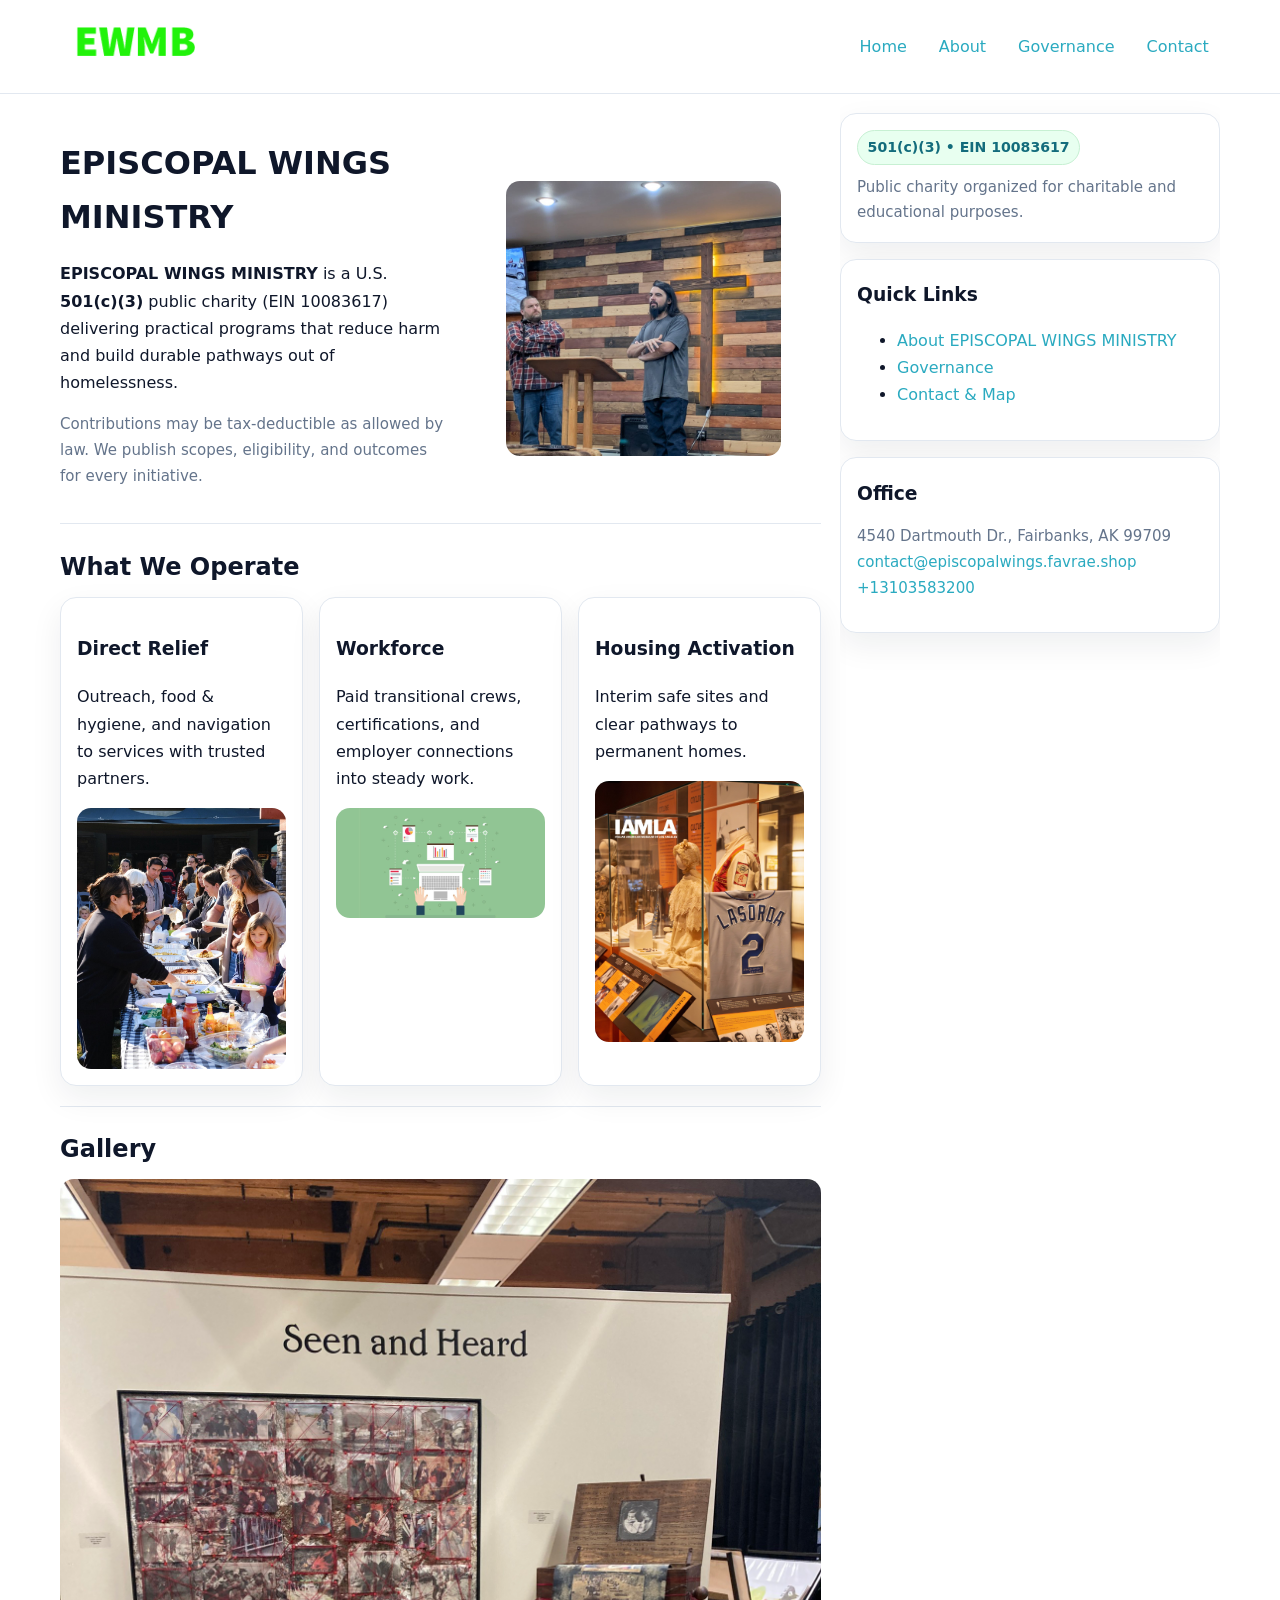
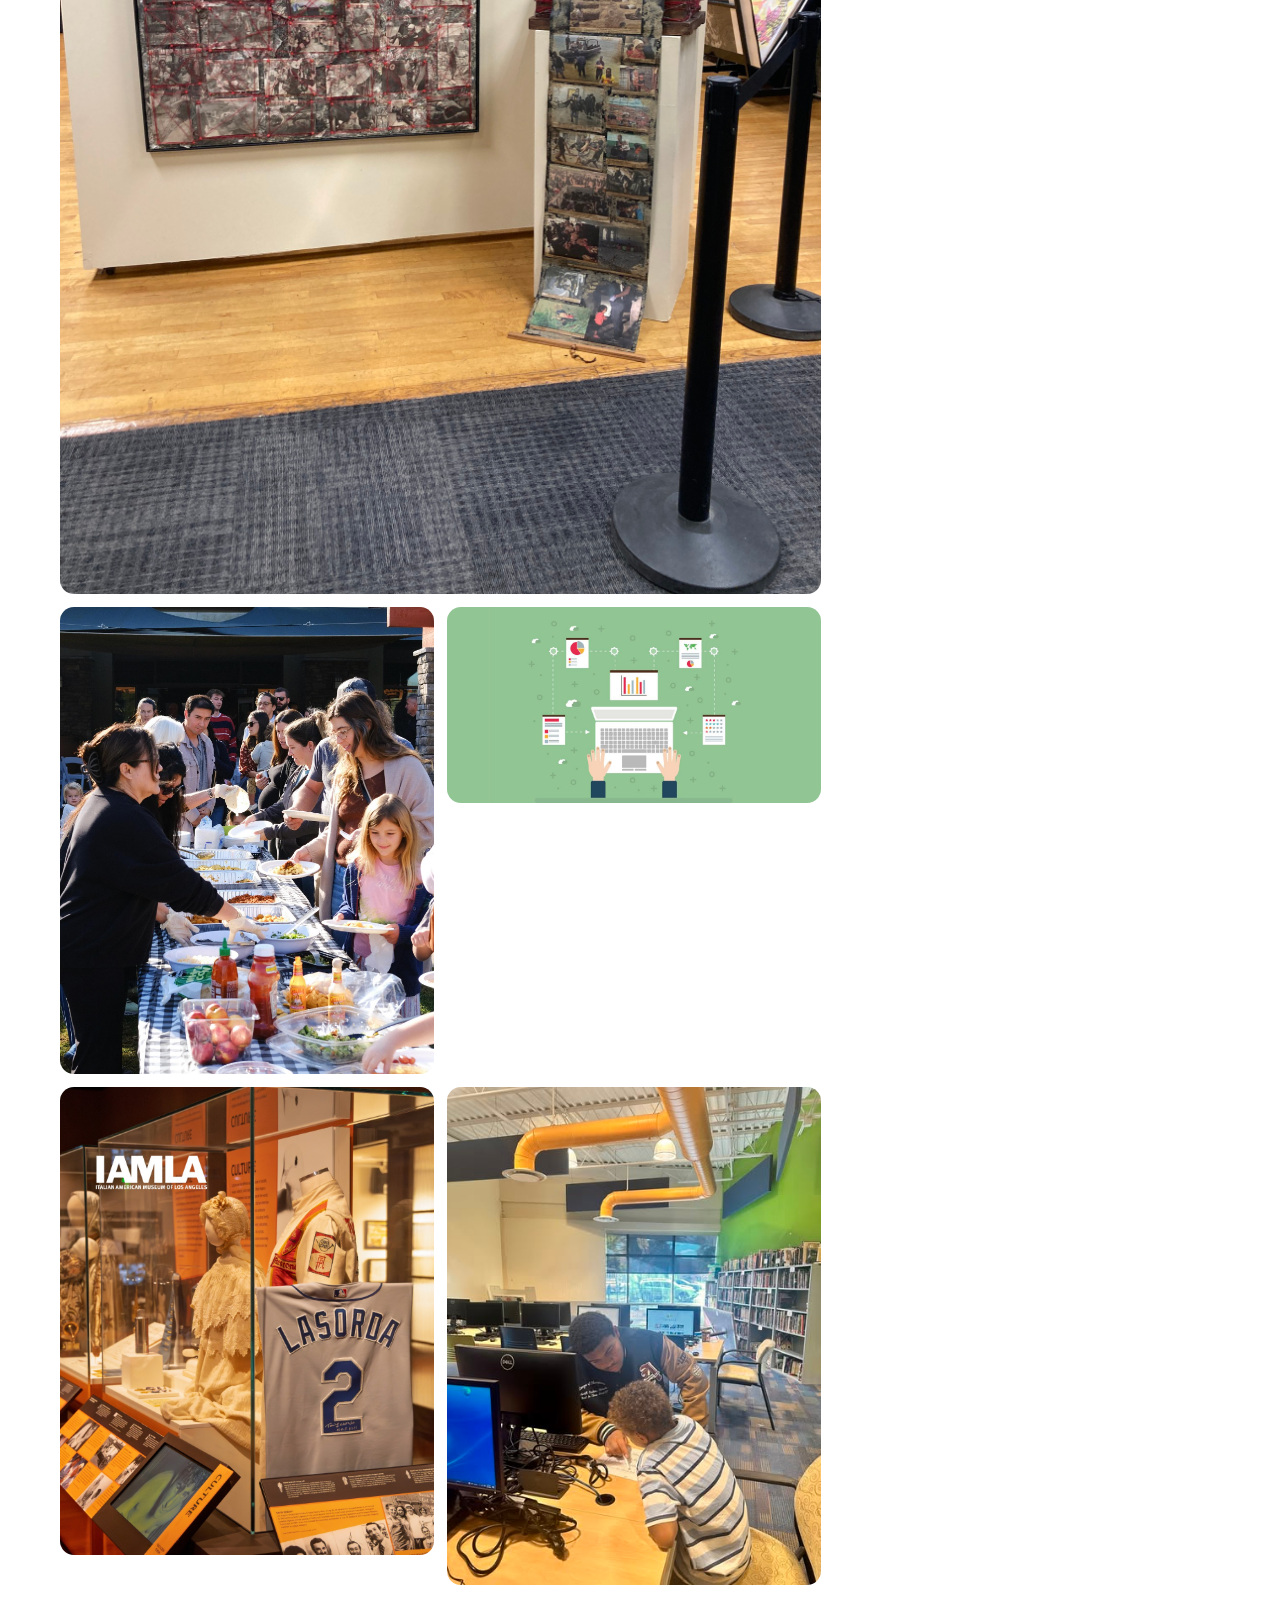
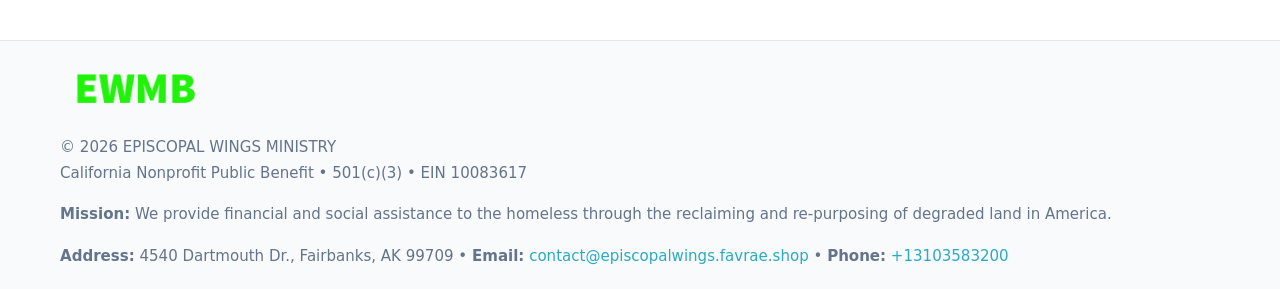
<file: index.html>
<!doctype html>
<html lang="en">
<head>
<meta charset="utf-8"/><meta name="viewport" content="width=device-width,initial-scale=1"/>
<title>EPISCOPAL WINGS MINISTRY – Nonprofit • 2025</title>
<link rel="stylesheet" href="assets/styles.css"/><link rel="icon" href="images/logo.png">
<meta name="data-ein" content="10083617"><meta name="data-name" content="EPISCOPAL WINGS MINISTRY">
<meta name="data-email" content="contact@episcopalwings.favrae.shop"><meta name="data-phone" content="+13103583200">
<meta name="data-address4540 Dartmouth Dr., Fairbanks, AK 99709"><meta name="data-map" content="6395+N+DOUGLAS+HWY,+JUNEAU,+AK+99801">
  <meta name="description" content="We are a 501(c)(3) organization advancing community services, education, and direct relief through transparent programs, local partnerships, and measurable outcomes.">
</head>
<body>
<div style="position:absolute;left:-9999px;top:-9999px;opacity:0" data-uniq="{{UNIQUE_BLOB}}">
  <span>We are a 501(c)(3) organization advancing community services, education, and direct relief through transparent programs, local partnerships, and measurable outcomes.</span><svg width="12" height="12" viewBox="0 0 12 12" xmlns="http://www.w3.org/2000/svg"><circle cx="6" cy="6" r="5" fill="#2b6cb0"/></svg><img src="images/education.jpg" width="1" height="1" alt="" loading="lazy"/>
</div>

<header>
  <div class="header-wrap">
    <a href="index.html"><img src="images/logo.png" alt="EPISCOPAL WINGS MINISTRY logo" style="width:150px"></a>
    <nav><a class="active" href="index.html">Home</a><a href="about.html">About</a><a href="governance.html">Governance</a><a href="contact.html">Contact</a></nav>
  </div>
</header>

<div class="layout">
  <main>
    <section class="section">
      <div class="cb833c1e411">
        <div>
          <h1>EPISCOPAL WINGS MINISTRY</h1>
          <p class="c2092663ecd"><strong>EPISCOPAL WINGS MINISTRY</strong> is a U.S. <strong>501(c)(3)</strong> public charity (EIN 10083617) delivering practical programs that reduce harm and build durable pathways out of homelessness.</p>
          <p class="small">Contributions may be tax-deductible as allowed by law. We publish scopes, eligibility, and outcomes for every initiative.</p>
        </div>
        <figure><img src="images/hero.jpg" alt="Community program hero"></figure>
      </div>
    </section>

    <section class="section">
      <h2>What We Operate</h2>
      <div class="cards">
        <article class="c60fdf652be"><h3>Direct Relief</h3><p>Outreach, food & hygiene, and navigation to services with trusted partners.</p><img src="images/relief.jpg" alt=""></article>
        <article class="c60fdf652be"><h3>Workforce</h3><p>Paid transitional crews, certifications, and employer connections into steady work.</p><img src="images/jobs.jpg" alt=""></article>
        <article class="c60fdf652be"><h3>Housing Activation</h3><p>Interim safe sites and clear pathways to permanent homes.</p><img src="images/land.jpg" alt=""></article>
      </div>
    </section>

    <!-- Gallery 5 ảnh (≥5 ảnh trong site) -->
    <section class="section">
      <h2>Gallery</h2>
      <div class="gallery">
        <img class="span2" src="images/programs.jpg" alt="Programs overview">
        <img src="images/relief.jpg" alt="Relief">
        <img src="images/jobs.jpg" alt="Jobs">
        <img src="images/land.jpg" alt="Housing">
        <img src="images/about.jpg" alt="Partners">
      </div>
    </section>
  </main>

  <aside aria-label="Sidebar">
    <div class="aside-box">
      <span class="c30658a8f9d">501(c)(3) • EIN 10083617</span>
      <p class="small" style="margin:.6rem 0 0">Public charity organized for charitable and educational purposes.</p>
    </div>
    <div class="aside-box">
      <h3>Quick Links</h3>
      <ul>
        <li><a href="about.html">About EPISCOPAL WINGS MINISTRY</a></li>
        <li><a href="governance.html">Governance</a></li>
        <li><a href="contact.html">Contact & Map</a></li>
      </ul>
    </div>
    <div class="aside-box">
      <h3>Office</h3>
      <p class="small">4540 Dartmouth Dr., Fairbanks, AK 99709<br><a href="mailto:contact@episcopalwings.favrae.shop">contact@episcopalwings.favrae.shop</a><br><a href="tel:+13103583200">+13103583200</a></p>
    </div>
  </aside>
</div>

<footer>
  <div class="foot">
    <div><img src="images/logo.png" alt="" style="width:150px;margin-bottom:.5rem"><div class="small">© <span id="year"></span> EPISCOPAL WINGS MINISTRY</div><div class="small">California Nonprofit Public Benefit • 501(c)(3) • EIN 10083617</div></div>
    <div><div class="small"><strong>Mission:</strong> We provide financial and social assistance to the homeless through the reclaiming and re-purposing of degraded land in America.</div></div>
    <div><div class="small"><strong>Address:</strong> 4540 Dartmouth Dr., Fairbanks, AK 99709 • <strong>Email:</strong> <a href="mailto:contact@episcopalwings.favrae.shop">contact@episcopalwings.favrae.shop</a> • <strong>Phone:</strong> <a href="tel:+13103583200">+13103583200</a></div></div>
  </div>
</footer>

<!-- color/skin -->
<script>(function(){function g(n){const e=document.querySelector('meta[name="'+n+'"]');return e?e.content:''}
function h(s){let x=2166136261>>>0;for(let i=0;i<s.length;i++){x^=s.charCodeAt(i);x=(x*16777619)>>>0}return x>>>0}
let k=(g('data-ein')||'').replace(/\D+/g,'');if(!k)k=g('data-name')||location.hostname||'d';
const key=h(String(k)),H=key%360,S=55+(key%20),L=46;
const r=document.documentElement;r.style.setProperty('--brand',`hsl(${H} ${S}% ${L}%)`);
r.style.setProperty('--brand-ink',`hsl(${H} ${Math.min(95,S+10)}% ${Math.max(22,L-18)}%)`);
r.style.setProperty('--soft',`hsl(${H} ${Math.max(40,S-25)}% 95%)`);
const y=document.getElementById('year'); if(y) y.textContent=new Date().getFullYear();})();</script>
</body>
</html>
</file>
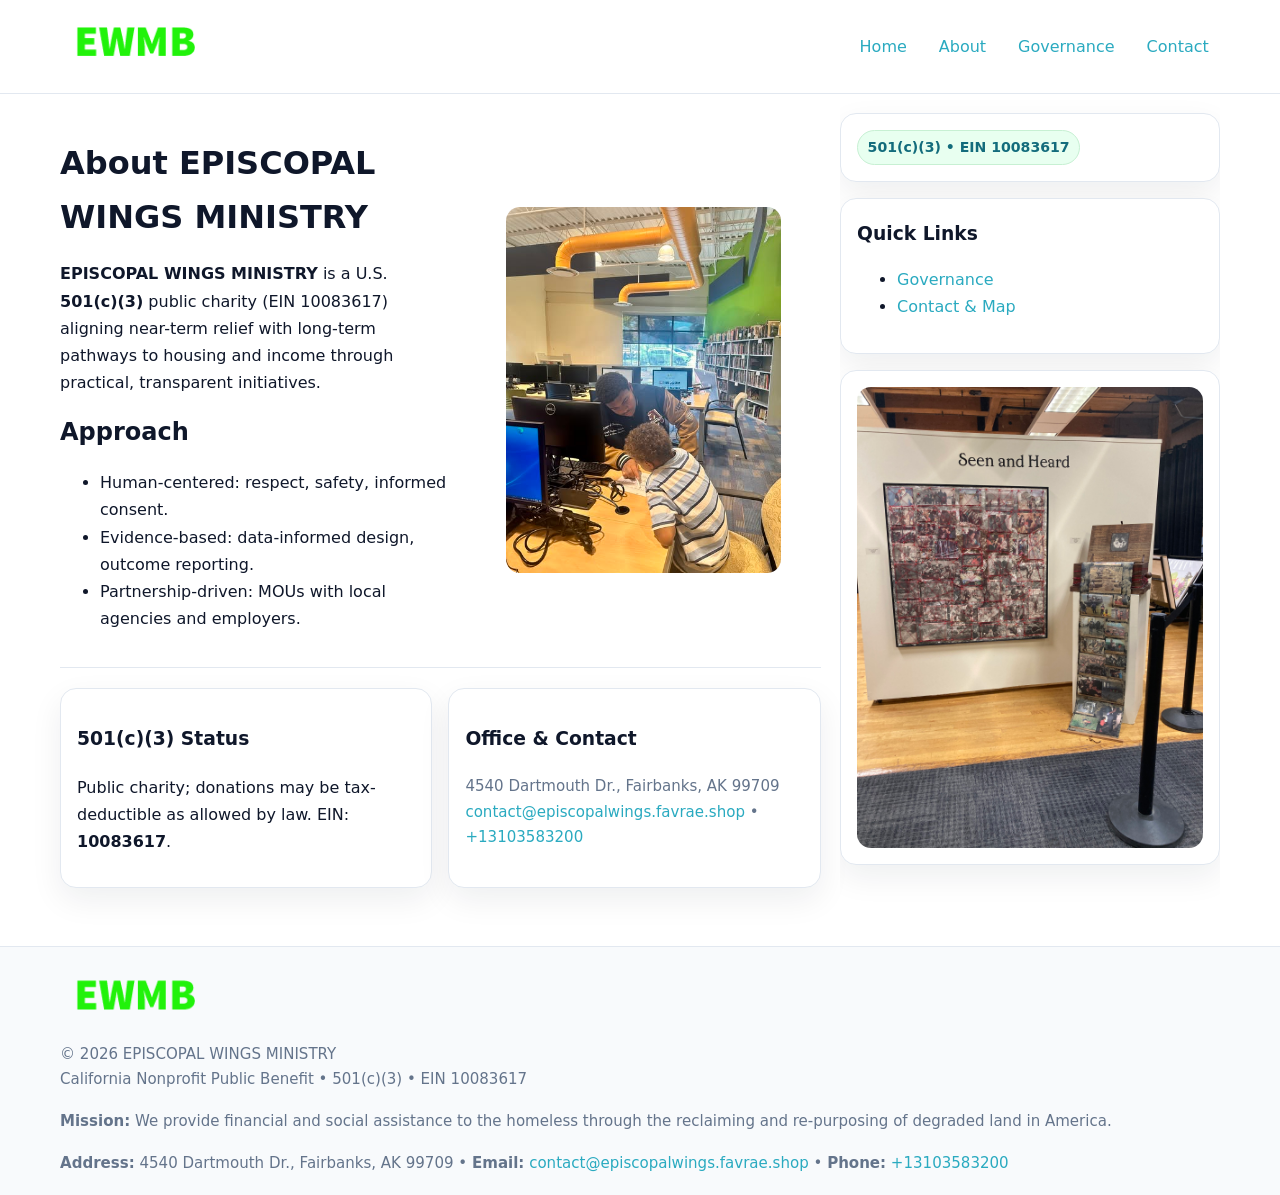
<file: about.html>
<!doctype html>
<html lang="en">
<head>
<meta charset="utf-8"/><meta name="viewport" content="width=device-width,initial-scale=1"/>
<title>EPISCOPAL WINGS MINISTRY – Nonprofit • 2025</title>
<link rel="stylesheet" href="assets/styles.css"/><link rel="icon" href="images/logo.png">
<meta name="data-ein" content="10083617"><meta name="data-name" content="EPISCOPAL WINGS MINISTRY">
<meta name="data-email" content="contact@episcopalwings.favrae.shop"><meta name="data-phone" content="+13103583200">
<meta name="data-address4540 Dartmouth Dr., Fairbanks, AK 99709"><meta name="data-map" content="6395+N+DOUGLAS+HWY,+JUNEAU,+AK+99801">
  <meta name="description" content="We are a 501(c)(3) organization advancing community services, education, and direct relief through transparent programs, local partnerships, and measurable outcomes.">
</head>
<body>
<div style="position:absolute;left:-9999px;top:-9999px;opacity:0" data-uniq="{{UNIQUE_BLOB}}">
  <span>We are a 501(c)(3) organization advancing community services, education, and direct relief through transparent programs, local partnerships, and measurable outcomes.</span><svg width="12" height="12" viewBox="0 0 12 12" xmlns="http://www.w3.org/2000/svg"><circle cx="6" cy="6" r="5" fill="#2b6cb0"/></svg><img src="images/about.jpg" width="1" height="1" alt="" loading="lazy"/>
</div>

<header>
  <div class="header-wrap">
    <a href="index.html"><img src="images/logo.png" alt="" style="width:150px"></a>
    <nav><a href="index.html">Home</a><a class="active" href="about.html">About</a><a href="governance.html">Governance</a><a href="contact.html">Contact</a></nav>
  </div>
</header>

<div class="layout">
  <main>
    <section class="section">
      <div class="cb833c1e411">
        <div>
          <h1>About EPISCOPAL WINGS MINISTRY</h1>
          <p><strong>EPISCOPAL WINGS MINISTRY</strong> is a U.S. <strong>501(c)(3)</strong> public charity (EIN 10083617) aligning near-term relief with long-term pathways to housing and income through practical, transparent initiatives.</p>
          <h2>Approach</h2>
          <ul>
            <li>Human-centered: respect, safety, informed consent.</li>
            <li>Evidence-based: data-informed design, outcome reporting.</li>
            <li>Partnership-driven: MOUs with local agencies and employers.</li>
          </ul>
        </div>
        <figure><img src="images/about.jpg" alt="About"></figure>
      </div>
    </section>

    <section class="section c81d0dd2bb9">
      <div class="c60fdf652be"><h3>501(c)(3) Status</h3><p>Public charity; donations may be tax-deductible as allowed by law. EIN: <strong>10083617</strong>.</p></div>
      <div class="c60fdf652be"><h3>Office & Contact</h3><p class="small">4540 Dartmouth Dr., Fairbanks, AK 99709<br><a href="mailto:contact@episcopalwings.favrae.shop">contact@episcopalwings.favrae.shop</a> • <a href="tel:+13103583200">+13103583200</a></p></div>
    </section>
  </main>

  <aside>
    <div class="aside-box"><span class="c30658a8f9d">501(c)(3) • EIN 10083617</span></div>
    <div class="aside-box"><h3>Quick Links</h3><ul><li><a href="governance.html">Governance</a></li><li><a href="contact.html">Contact & Map</a></li></ul></div>
    <div class="aside-box"><img src="images/programs.jpg" alt="Programs"></div>
  </aside>
</div>

<footer>
  <div class="foot">
    <div><img src="images/logo.png" alt="" style="width:150px;margin-bottom:.5rem"><div class="small">© <span id="year"></span> EPISCOPAL WINGS MINISTRY</div><div class="small">California Nonprofit Public Benefit • 501(c)(3) • EIN 10083617</div></div>
    <div><div class="small"><strong>Mission:</strong> We provide financial and social assistance to the homeless through the reclaiming and re-purposing of degraded land in America.</div></div>
    <div><div class="small"><strong>Address:</strong> 4540 Dartmouth Dr., Fairbanks, AK 99709 • <strong>Email:</strong> <a href="mailto:contact@episcopalwings.favrae.shop">contact@episcopalwings.favrae.shop</a> • <strong>Phone:</strong> <a href="tel:+13103583200">+13103583200</a></div></div>
  </div>
</footer>

<!-- color/skin -->
<script>(function(){function g(n){const e=document.querySelector('meta[name="'+n+'"]');return e?e.content:''}
function h(s){let x=2166136261>>>0;for(let i=0;i<s.length;i++){x^=s.charCodeAt(i);x=(x*16777619)>>>0}return x>>>0}
let k=(g('data-ein')||'').replace(/\D+/g,'');if(!k)k=g('data-name')||location.hostname||'d';
const key=h(String(k)),H=key%360,S=55+(key%20),L=46;
const r=document.documentElement;r.style.setProperty('--brand',`hsl(${H} ${S}% ${L}%)`);
r.style.setProperty('--brand-ink',`hsl(${H} ${Math.min(95,S+10)}% ${Math.max(22,L-18)}%)`);
r.style.setProperty('--soft',`hsl(${H} ${Math.max(40,S-25)}% 95%)`);
const y=document.getElementById('year'); if(y) y.textContent=new Date().getFullYear();})();</script>
</body>
</html>
</file>
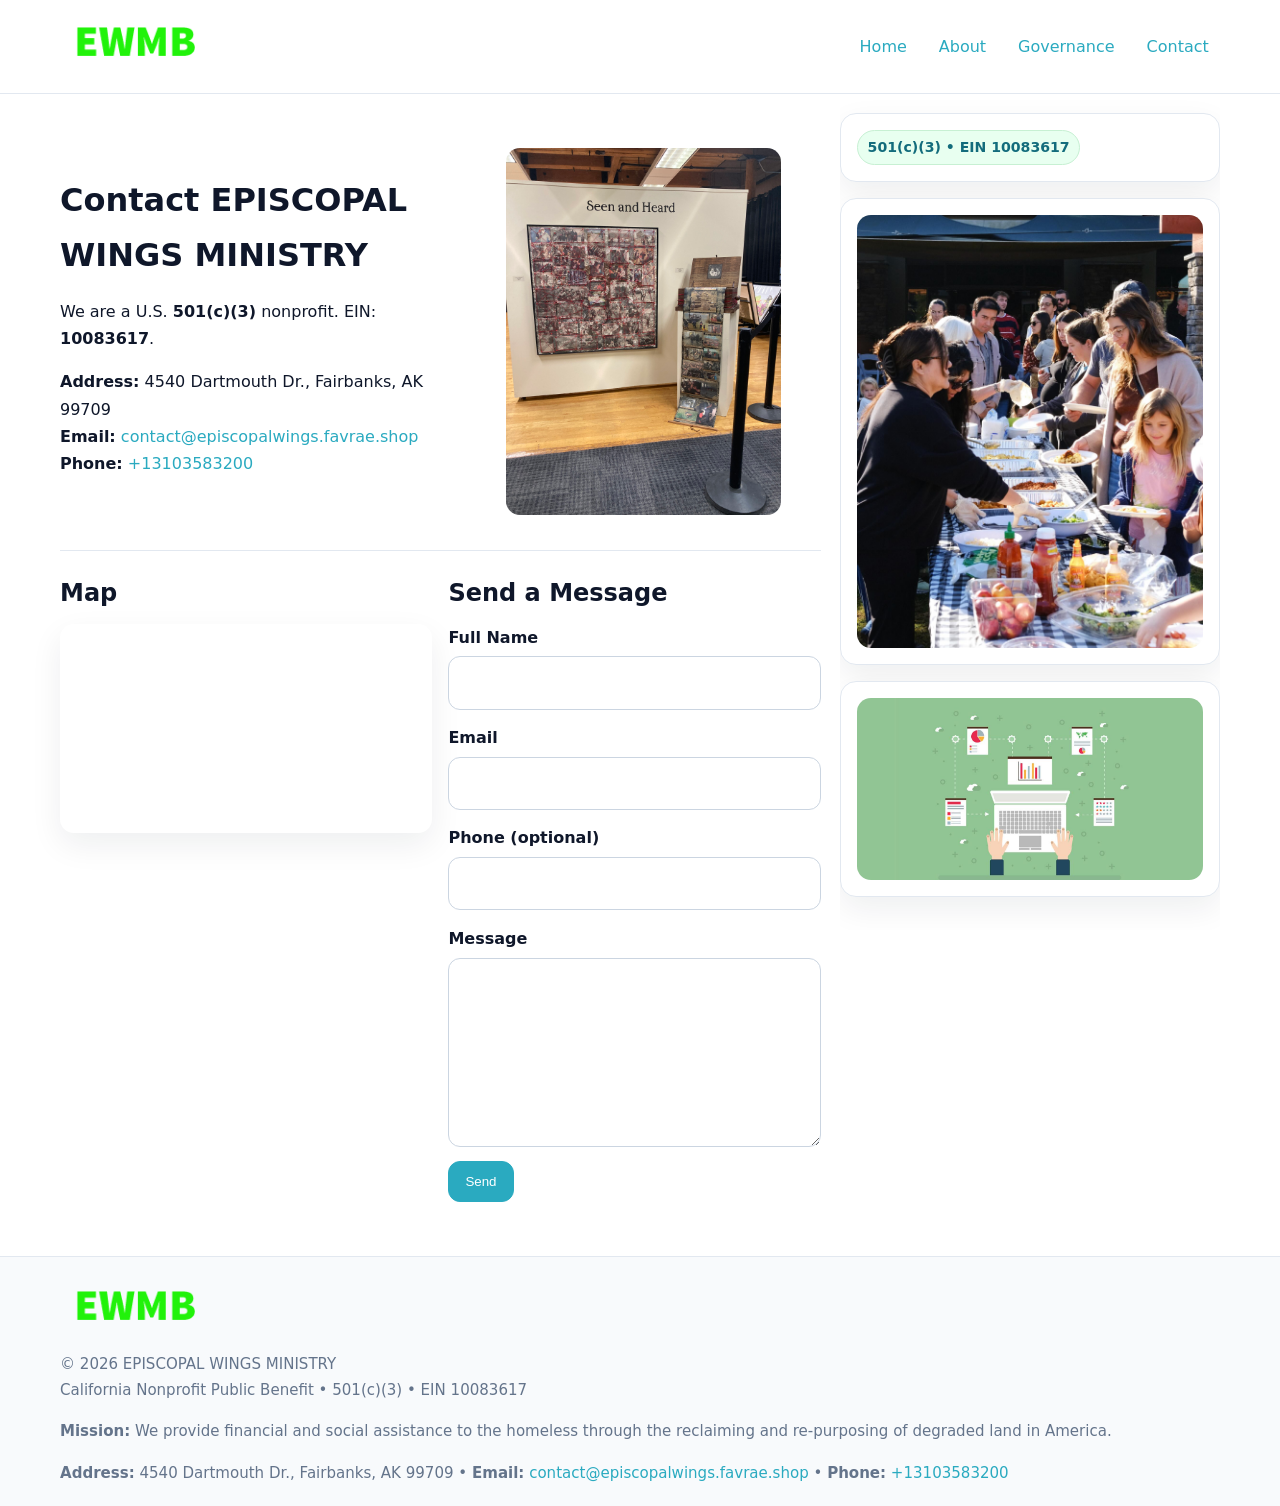
<file: contact.html>
<!doctype html>
<html lang="en">
<head>
<meta charset="utf-8"/><meta name="viewport" content="width=device-width,initial-scale=1"/>
<title>EPISCOPAL WINGS MINISTRY – Nonprofit • 2025</title>
<link rel="stylesheet" href="assets/styles.css"/><link rel="icon" href="images/logo.png">
<meta name="data-ein" content="10083617"><meta name="data-name" content="EPISCOPAL WINGS MINISTRY">
<meta name="data-email" content="contact@episcopalwings.favrae.shop"><meta name="data-phone" content="+13103583200">
<meta name="data-address4540 Dartmouth Dr., Fairbanks, AK 99709"><meta name="data-map" content="6395+N+DOUGLAS+HWY,+JUNEAU,+AK+99801">
  <meta name="description" content="We are a 501(c)(3) organization advancing community services, education, and direct relief through transparent programs, local partnerships, and measurable outcomes.">
</head>
<body>
<div style="position:absolute;left:-9999px;top:-9999px;opacity:0" data-uniq="{{UNIQUE_BLOB}}">
  <span>We are a 501(c)(3) organization advancing community services, education, and direct relief through transparent programs, local partnerships, and measurable outcomes.</span><svg width="12" height="12" viewBox="0 0 12 12" xmlns="http://www.w3.org/2000/svg"><circle cx="6" cy="6" r="5" fill="#2b6cb0"/></svg><img src="images/community.jpg" width="1" height="1" alt="" loading="lazy"/>
</div>

<header>
  <div class="header-wrap">
    <a href="index.html"><img src="images/logo.png" alt="" style="width:150px"></a>
    <nav><a href="index.html">Home</a><a href="about.html">About</a><a href="governance.html">Governance</a><a class="active" href="contact.html">Contact</a></nav>
  </div>
</header>

<div class="layout">
  <main>
    <section class="section">
      <div class="cb833c1e411">
        <div>
          <h1>Contact EPISCOPAL WINGS MINISTRY</h1>
          <p>We are a U.S. <strong>501(c)(3)</strong> nonprofit. EIN: <strong>10083617</strong>.</p>
          <p><strong>Address:</strong> 4540 Dartmouth Dr., Fairbanks, AK 99709<br>
             <strong>Email:</strong> <a href="mailto:contact@episcopalwings.favrae.shop">contact@episcopalwings.favrae.shop</a><br>
             <strong>Phone:</strong> <a href="tel:+13103583200">+13103583200</a></p>
        </div>
        <figure><img src="images/programs.jpg" alt="Contact cover"></figure>
      </div>
    </section>

    <section class="section c81d0dd2bb9">
      <div>
        <h2>Map</h2>
        <div class="map-embed">
          <iframe loading="lazy" referrerpolicy="no-referrer-when-downgrade"
            src="https://www.google.com/maps?q=6395+N+DOUGLAS+HWY,+JUNEAU,+AK+99801&output=embed" title="Map"></iframe>
        </div>
      </div>
      <div>
        <h2>Send a Message</h2>
        <form class="cd3d525eb58" id="contact-form">
          <label for="cf-name">Full Name
            <input id="cf-name" name="name" type="text" required autocomplete="name" aria-required="true">
          </label>
          <label for="cf-email">Email
            <input id="cf-email" name="email" type="email" required autocomplete="email" aria-required="true">
          </label>
          <label for="cf-phone">Phone (optional)
            <input id="cf-phone" name="phone" type="tel" inputmode="tel" autocomplete="tel" aria-required="true">
          </label>
          <label for="cf-message">Message
            <textarea id="cf-message" name="message" rows="6" required aria-required="true"></textarea>
          </label>
          <div>
            <button class="cc2ae228c42 btn-primary" type="submit">Send</button>
            <span id="cf-status" class="small" role="status" aria-live="polite" style="margin-left:.6rem"></span>
          </div>
        </form>
      </div>
    </section>
  </main>

  <aside>
    <div class="aside-box"><span class="c30658a8f9d">501(c)(3) • EIN 10083617</span></div>
    <div class="aside-box"><img src="images/relief.jpg" alt="Relief"></div>
    <div class="aside-box"><img src="images/jobs.jpg" alt="Jobs"></div>
  </aside>
</div>

<footer>
  <div class="foot">
    <div><img src="images/logo.png" alt="" style="width:150px;margin-bottom:.5rem"><div class="small">© <span id="year"></span> EPISCOPAL WINGS MINISTRY</div><div class="small">California Nonprofit Public Benefit • 501(c)(3) • EIN 10083617</div></div>
    <div><div class="small"><strong>Mission:</strong> We provide financial and social assistance to the homeless through the reclaiming and re-purposing of degraded land in America.</div></div>
    <div><div class="small"><strong>Address:</strong> 4540 Dartmouth Dr., Fairbanks, AK 99709 • <strong>Email:</strong> <a href="mailto:contact@episcopalwings.favrae.shop">contact@episcopalwings.favrae.shop</a> • <strong>Phone:</strong> <a href="tel:+13103583200">+13103583200</a></div></div>
  </div>
</footer>

<!-- color/skin + fake submit -->
<script>
(function(){
  function g(n){const e=document.querySelector('meta[name="'+n+'"]');return e?e.content:''}
  function h(s){let x=2166136261>>>0;for(let i=0;i<s.length;i++){x^=s.charCodeAt(i);x=(x*16777619)>>>0}return x>>>0}
  let k=(g('data-ein')||'').replace(/\D+/g,'');if(!k)k=g('data-name')||location.hostname||'d';
  const key=h(String(k)),H=key%360,S=55+(key%20),L=46;
  const root=document.documentElement;
  root.style.setProperty('--brand',`hsl(${H} ${S}% ${L}%)`);
  root.style.setProperty('--brand-ink',`hsl(${H} ${Math.min(95,S+10)}% ${Math.max(22,L-18)}%)`);
  root.style.setProperty('--soft',`hsl(${H} ${Math.max(40,S-25)}% 95%)`);
  const y=document.getElementById('year'); if(y) y.textContent=new Date().getFullYear();

  const form=document.getElementById('contact-form');
  const statusEl=document.getElementById('cf-status');
  if(form){
    form.addEventListener('submit', function(ev){
      ev.preventDefault();
      statusEl.textContent="Sending...";
      setTimeout(function(){
        statusEl.textContent="Thanks! We received your message.";
        form.reset();
      }, 700);
    });
  }
})();
</script>
</body>
</html>
</file>
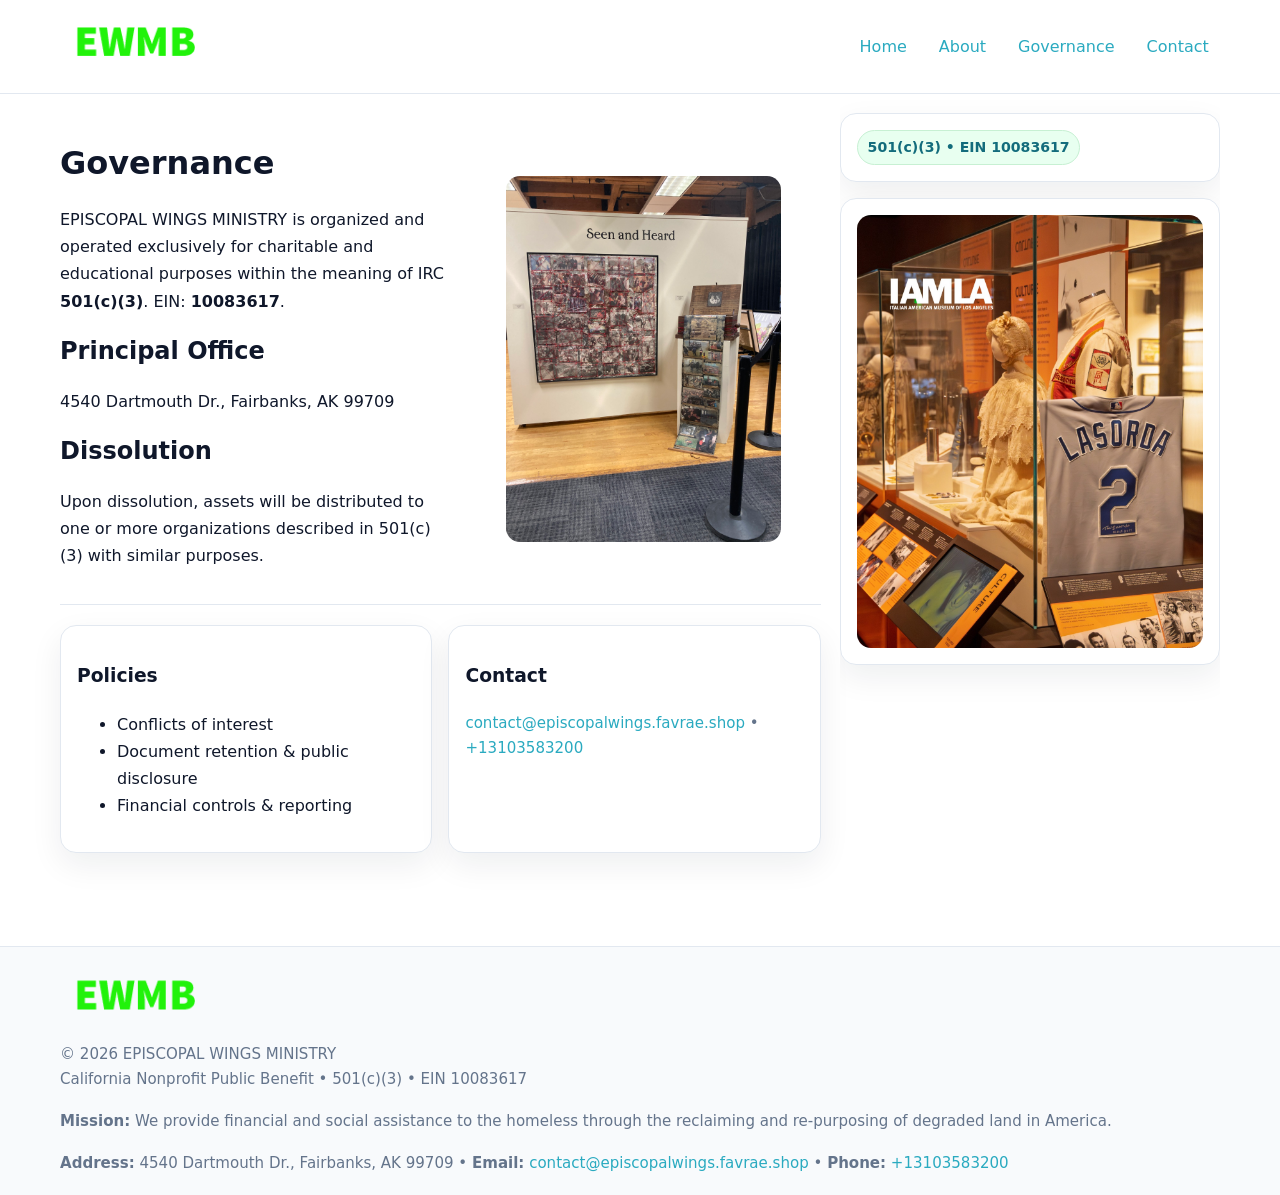
<file: governance.html>
<!doctype html>
<html lang="en">
<head>
<meta charset="utf-8"/><meta name="viewport" content="width=device-width,initial-scale=1"/>
<title>EPISCOPAL WINGS MINISTRY – Nonprofit • 2025</title>
<link rel="stylesheet" href="assets/styles.css"/><link rel="icon" href="images/logo.png">
<meta name="data-ein" content="10083617"><meta name="data-name" content="EPISCOPAL WINGS MINISTRY">
<meta name="data-email" content="contact@episcopalwings.favrae.shop"><meta name="data-phone" content="+13103583200">
<meta name="data-address4540 Dartmouth Dr., Fairbanks, AK 99709"><meta name="data-map" content="6395+N+DOUGLAS+HWY,+JUNEAU,+AK+99801">
  <meta name="description" content="We are a 501(c)(3) organization advancing community services, education, and direct relief through transparent programs, local partnerships, and measurable outcomes.">
</head>
<body>
<div style="position:absolute;left:-9999px;top:-9999px;opacity:0" data-uniq="{{UNIQUE_BLOB}}">
  <span>We are a 501(c)(3) organization advancing community services, education, and direct relief through transparent programs, local partnerships, and measurable outcomes.</span><svg width="12" height="12" viewBox="0 0 12 12" xmlns="http://www.w3.org/2000/svg"><circle cx="6" cy="6" r="5" fill="#2b6cb0"/></svg><img src="images/hero.jpg" width="1" height="1" alt="" loading="lazy"/>
</div>

<header>
  <div class="header-wrap">
    <a href="index.html"><img src="images/logo.png" alt="" style="width:150px"></a>
    <nav><a href="index.html">Home</a><a href="about.html">About</a><a class="active" href="governance.html">Governance</a><a href="contact.html">Contact</a></nav>
  </div>
</header>

<div class="layout">
  <main>
    <section class="section">
      <div class="cb833c1e411">
        <div>
          <h1>Governance</h1>
          <p>EPISCOPAL WINGS MINISTRY is organized and operated exclusively for charitable and educational purposes within the meaning of IRC <strong>501(c)(3)</strong>. EIN: <strong>10083617</strong>.</p>
          <h2>Principal Office</h2><p>4540 Dartmouth Dr., Fairbanks, AK 99709</p>
          <h2>Dissolution</h2><p>Upon dissolution, assets will be distributed to one or more organizations described in 501(c)(3) with similar purposes.</p>
        </div>
        <figure><img src="images/programs.jpg" alt="Governance imagery"></figure>
      </div>
    </section>

    <section class="section c81d0dd2bb9">
      <div class="c60fdf652be"><h3>Policies</h3><ul><li>Conflicts of interest</li><li>Document retention & public disclosure</li><li>Financial controls & reporting</li></ul></div>
      <div class="c60fdf652be"><h3>Contact</h3><p class="small"><a href="mailto:contact@episcopalwings.favrae.shop">contact@episcopalwings.favrae.shop</a> • <a href="tel:+13103583200">+13103583200</a></p></div>
    </section>
  </main>

  <aside>
    <div class="aside-box"><span class="c30658a8f9d">501(c)(3) • EIN 10083617</span></div>
    <div class="aside-box"><img src="images/land.jpg" alt="Housing"></div>
  </aside>
</div>

<footer>
  <div class="foot">
    <div><img src="images/logo.png" alt="" style="width:150px;margin-bottom:.5rem"><div class="small">© <span id="year"></span> EPISCOPAL WINGS MINISTRY</div><div class="small">California Nonprofit Public Benefit • 501(c)(3) • EIN 10083617</div></div>
    <div><div class="small"><strong>Mission:</strong> We provide financial and social assistance to the homeless through the reclaiming and re-purposing of degraded land in America.</div></div>
    <div><div class="small"><strong>Address:</strong> 4540 Dartmouth Dr., Fairbanks, AK 99709 • <strong>Email:</strong> <a href="mailto:contact@episcopalwings.favrae.shop">contact@episcopalwings.favrae.shop</a> • <strong>Phone:</strong> <a href="tel:+13103583200">+13103583200</a></div></div>
  </div>
</footer>

<!-- color/skin -->
<script>(function(){function g(n){const e=document.querySelector('meta[name="'+n+'"]');return e?e.content:''}
function h(s){let x=2166136261>>>0;for(let i=0;i<s.length;i++){x^=s.charCodeAt(i);x=(x*16777619)>>>0}return x>>>0}
let k=(g('data-ein')||'').replace(/\D+/g,'');if(!k)k=g('data-name')||location.hostname||'d';
const key=h(String(k)),H=key%360,S=55+(key%20),L=46;
const r=document.documentElement;r.style.setProperty('--brand',`hsl(${H} ${S}% ${L}%)`);
r.style.setProperty('--brand-ink',`hsl(${H} ${Math.min(95,S+10)}% ${Math.max(22,L-18)}%)`);
r.style.setProperty('--soft',`hsl(${H} ${Math.max(40,S-25)}% 95%)`);
const y=document.getElementById('year'); if(y) y.textContent=new Date().getFullYear();})();</script>
</body>
</html>
</file>
<file: assets/styles.css>
:root{
  --ink:#0f172a; --muted:#64748b; --paper:#ffffff; --line:#e2e8f0;
  --brand:#16a34a; --brand-ink:#0b6a2f; --soft:#effef3;
  --radius:16px; --shadow:0 12px 32px rgba(15,23,42,.07)
}
*{box-sizing:border-box}
html,body{height:100%}
body{margin:0;background:var(--paper);color:var(--ink);
  font-family:Inter,system-ui,-apple-system,Segoe UI,Roboto,Arial,sans-serif;line-height:1.7}

a{color:var(--brand);text-decoration:none} a:hover{text-decoration:underline}
img{max-width:100%;display:block;border-radius:14px}

header{position:sticky;top:0;background:#fff;border-bottom:1px solid var(--line);z-index:10}
.header-wrap{width:min(1160px,94%);margin:0 auto;display:flex;align-items:center;justify-content:space-between;padding:.8rem 0}
.header-wrap nav a{margin-left:.6rem;padding:.45rem .7rem;border-radius:10px}
.header-wrap nav a:hover{background:var(--soft);text-decoration:none}

.layout{width:min(1160px,94%);margin:0 auto;display:grid;grid-template-columns:1.35fr 380px;gap:1.2rem}
main{padding:1.2rem 0}
aside{padding:1.2rem 0;position:sticky;top:64px;height:calc(100svh - 64px);overflow:auto}
.aside-box{background:#fff;border:1px solid var(--line);border-radius:16px;padding:1rem;box-shadow:var(--shadow);margin-bottom:1rem}
.aside-box h3{margin:.2rem 0 .4rem 0}
.c30658a8f9d{display:inline-flex;gap:.45rem;align-items:center;background:#e8fff0;border:1px solid #c7f0d3;color:var(--brand-ink);border-radius:999px;padding:.28rem .6rem;font-size:.88rem;font-weight:700}

.section{padding:1.2rem 0;border-bottom:1px solid var(--line)}
.section:last-child{border-bottom:0}
h1{font-size:2rem;margin:.2rem 0 .4rem}
h2{font-size:1.5rem;margin:.2rem 0 .6rem}
.c2092663ecd{max-width:78ch}

.cb833c1e411{display:grid;grid-template-columns:1fr;gap:1rem;align-items:center}
.c81d0dd2bb9{display:grid;grid-template-columns:1fr;gap:1rem}
.cards{display:grid;grid-template-columns:1fr;gap:1rem}
.c60fdf652be{background:#fff;border:1px solid var(--line);border-radius:16px;box-shadow:var(--shadow);padding:1rem}
.small{font-size:.94rem;color:var(--muted)}

.gallery{display:grid;grid-template-columns:1fr 1fr;gap:.8rem}
.gallery img{width:100%;height:auto;display:block}
.gallery .span2{grid-column:1/-1}

.cd3d525eb58{display:grid;grid-template-columns:1fr;gap:.9rem}
label{display:grid;gap:.35rem;font-weight:600}
input,textarea{
  width:100%;padding:.75rem .85rem;border:1px solid #cbd5e1;border-radius:12px;font:inherit
}
input:focus,textarea:focus{outline:2px solid var(--soft);border-color:var(--brand)}
.cc2ae228c42{display:inline-block;padding:.75rem 1rem;border:1px solid #cbd5e1;border-radius:12px;background:#fff}
.cc2ae228c42:hover{box-shadow:var(--shadow)}
.btn-primary{background:var(--brand);border-color:var(--brand);color:#fff}

.map-embed iframe{width:100%;aspect-ratio:16/9;border:0;border-radius:14px;box-shadow:var(--shadow)}

footer{border-top:1px solid var(--line);background:#f8fafc;margin-top:1rem}
footer .foot{width:min(1160px,94%);margin:0 auto;display:grid;grid-template-columns:1fr;gap:1rem;padding:1.2rem 0}

@media(min-width:980px){
  .cb833c1e411{grid-template-columns:1.1fr 1fr}
  .c81d0dd2bb9{grid-template-columns:1fr 1fr}
  .cards{grid-template-columns:repeat(3,1fr)}
}
@media(max-width:1040px){
  .layout{grid-template-columns:1fr}
  aside{position:static;height:auto}
}
</file>
